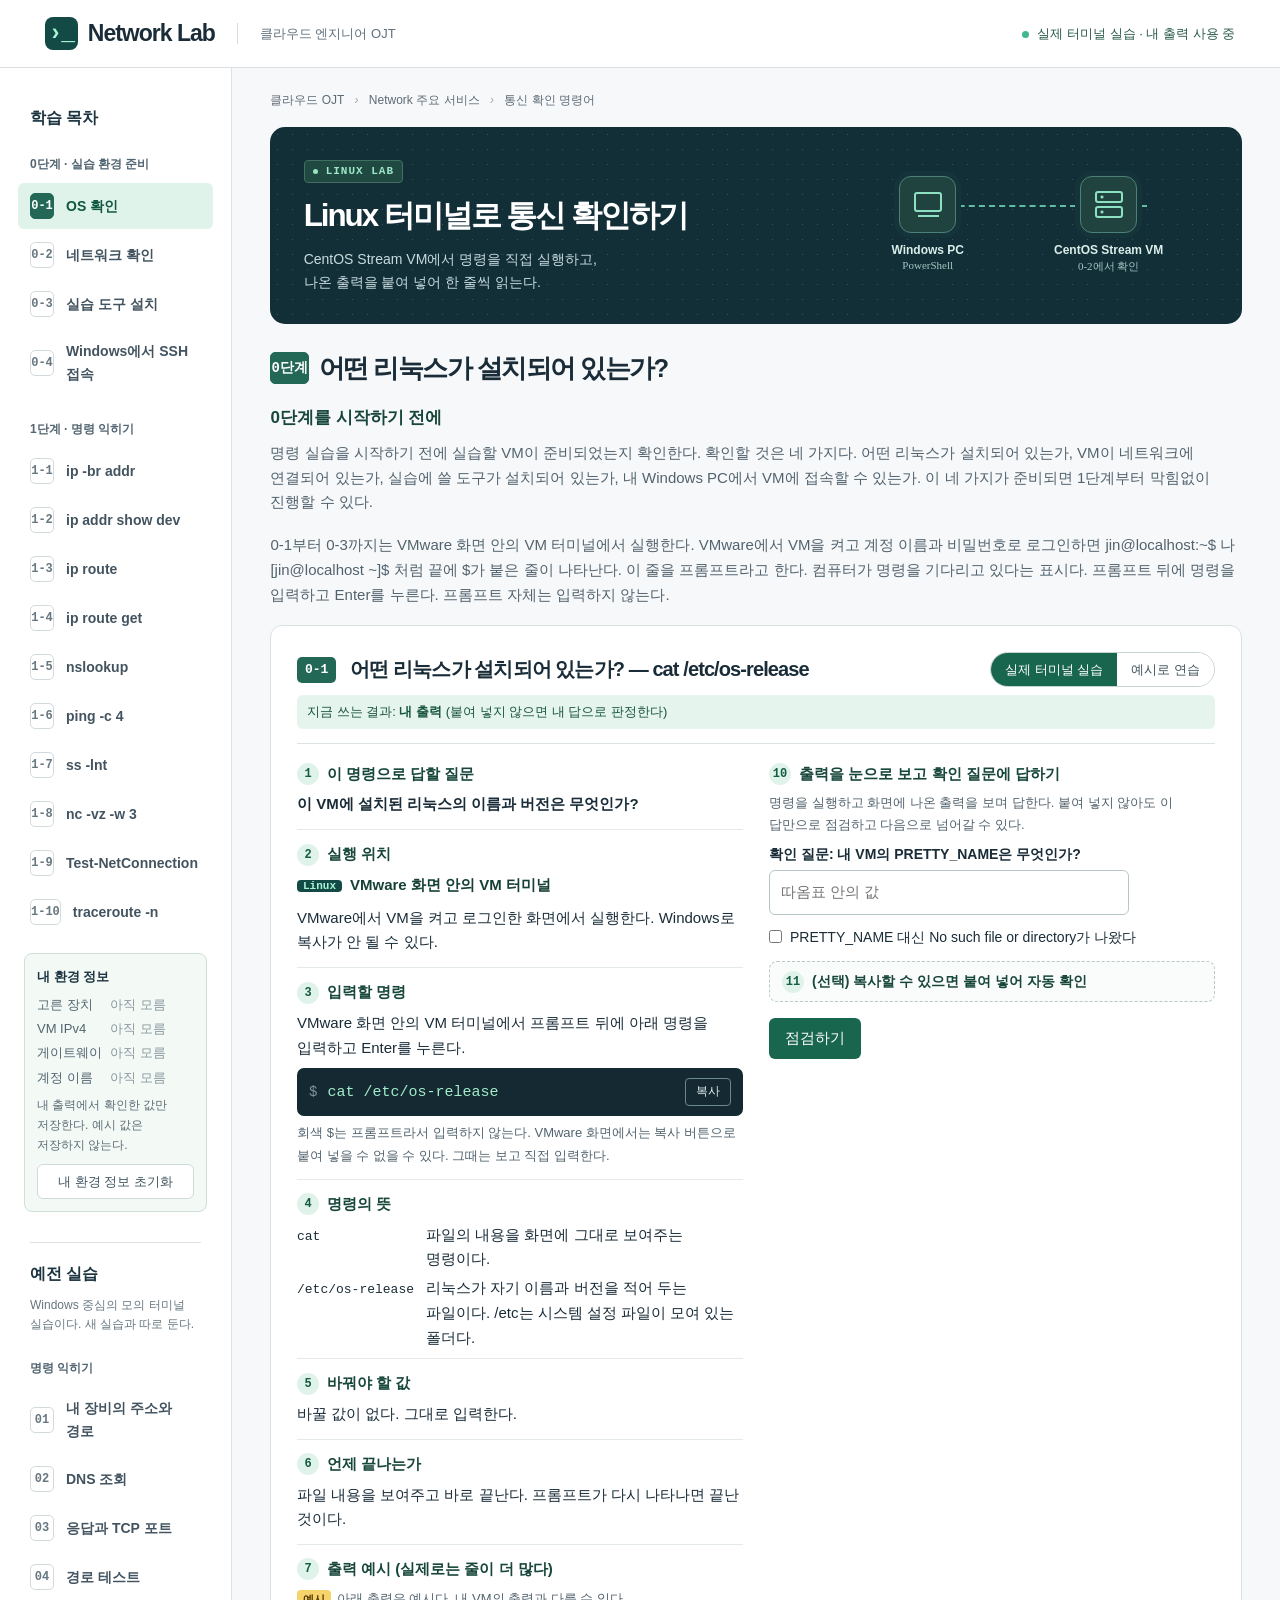
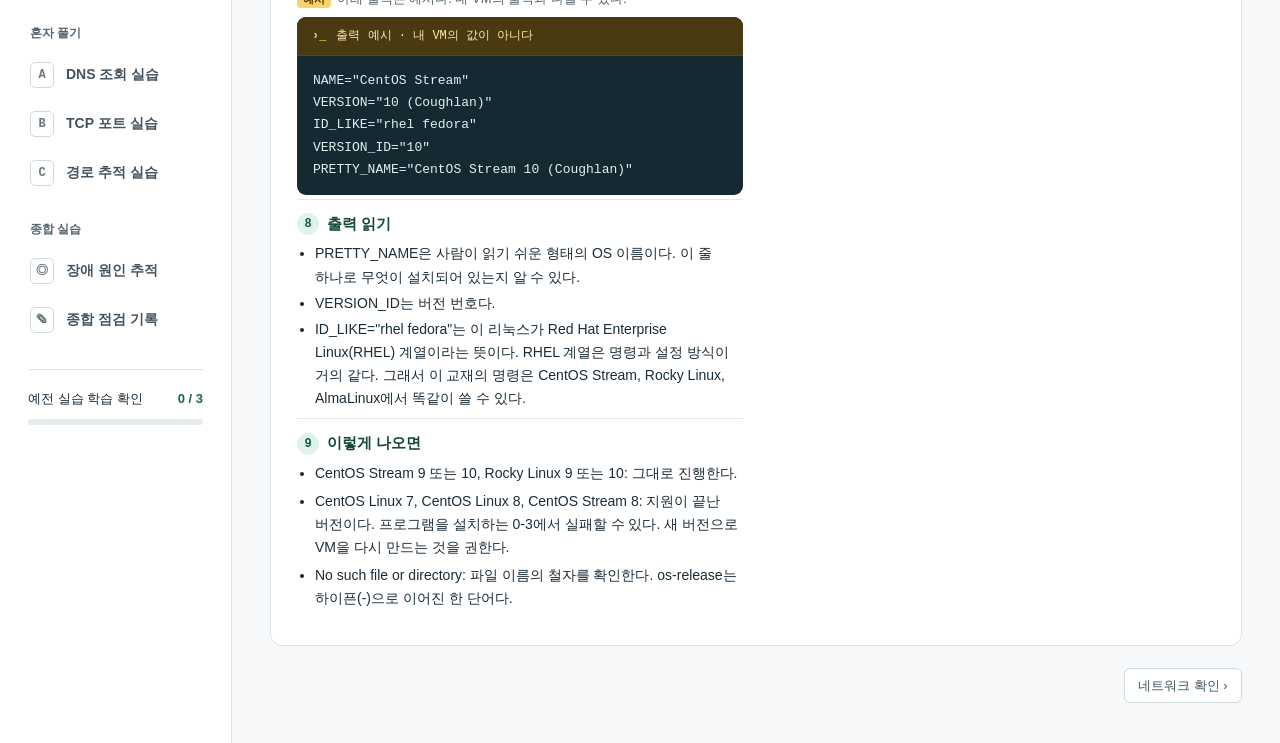
<file: index.html>
﻿<!doctype html>
<html lang="ko">
<head>
  <meta charset="utf-8">
  <meta name="viewport" content="width=device-width,initial-scale=1">
  <title>통신 확인 명령어 실습</title>
  <link rel="stylesheet" href="style.css">
  <script defer src="analyzer.js"></script>
  <script defer src="lab-lessons.js"></script>
  <script defer src="lab.js"></script>
  <script defer src="lessons.js"></script>
  <script defer src="practice.js"></script><script defer src="app.js"></script>
</head>
<body>
  <header><div class="brand"><b aria-hidden="true">›_</b> Network Lab</div><span class="course">클라우드 엔지니어 OJT</span><span class="mode" id="mode-label">실제 터미널 실습</span></header>
  <div class="layout">
    <aside>
      <div class="side-title">학습 목차</div>
      <nav id="lab-menu" aria-label="Linux 실습 목차"></nav>
      <div id="env-panel" class="env-panel" aria-live="polite"></div>
      <div class="side-title legacy-title">예전 실습</div>
      <p class="legacy-note">Windows 중심의 모의 터미널 실습이다. 새 실습과 따로 둔다.</p>
      <nav id="menu" aria-label="예전 실습 목차"></nav>
      <div class="progress"><span>예전 실습 학습 확인</span><b id="score">0 / 3</b><progress id="meter" max="3" value="0"></progress></div>
    </aside>
    <main>
      <div class="crumb">클라우드 OJT <i>›</i> Network 주요 서비스 <i>›</i> 통신 확인 명령어</div>
      <section class="hero lab-hero" id="lab-hero"><div class="hero-text"><span class="day">LINUX LAB</span><h1>Linux 터미널로 통신 확인하기</h1><p>CentOS Stream VM에서 명령을 직접 실행하고,<br>나온 출력을 붙여 넣어 한 줄씩 읽는다.</p></div>
        <div class="map" aria-label="실습 구성"><div><i class="device pc"></i><strong>Windows PC</strong><small>PowerShell</small></div><div><i class="device rack"></i><strong>CentOS Stream VM</strong><small id="hero-vm">0-2에서 확인</small></div></div>
      </section>
      <section class="hero" id="legacy-hero" hidden><div class="hero-text"><span class="day">DAY 09 · 예전 실습</span><h1>통신 확인 명령어 실습</h1><p>“웹 서버에 접속할 수 없다.”<br>내 PC에서 출발해 이름, 포트, 경로를 차례로 확인한다.</p></div>
        <div class="map" aria-label="모의 네트워크 구성"><div><i class="device pc"></i><strong>내 PC</strong><small>10.0.1.10</small></div><div><i class="device router"></i><strong>게이트웨이</strong><small>10.0.1.1</small></div><div><i class="device rack"></i><strong>웹 서버</strong><small>192.0.2.20</small></div></div>
      </section>
      <div id="lab-pages"></div>
      <div id="pages"></div>
      <div class="paging"><a id="prev"></a><a id="next"></a></div>
    </main>
  </div>
</body>
</html>
</file>
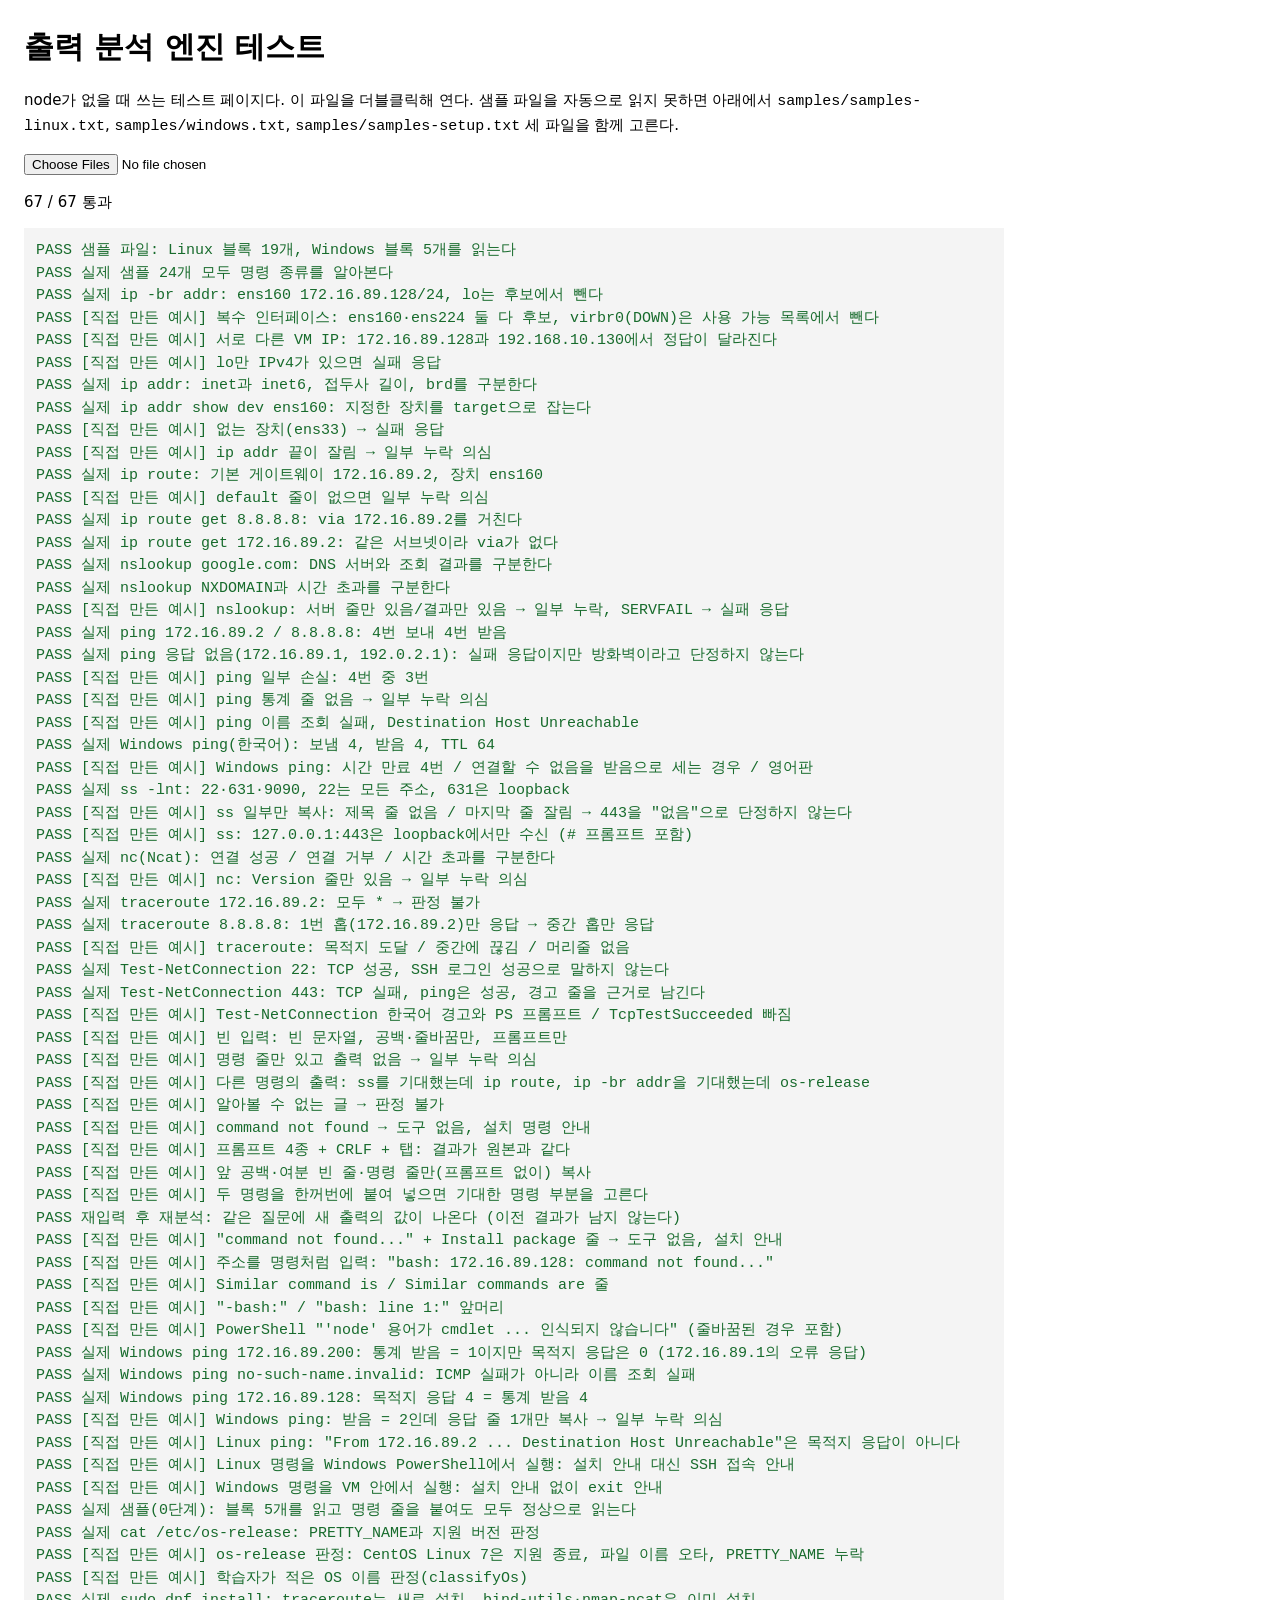
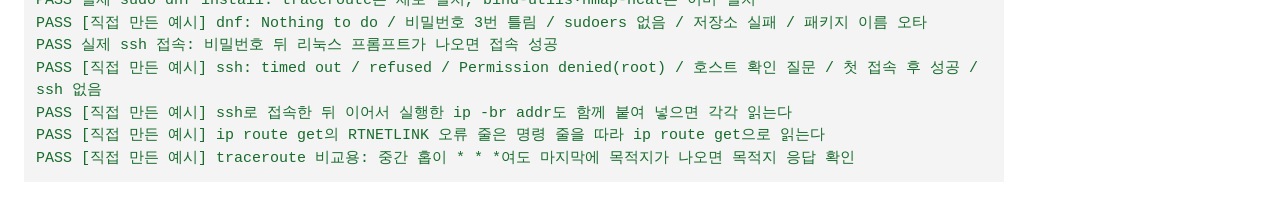
<file: test.html>
<!doctype html>
<html lang="ko">
<head>
  <meta charset="utf-8">
  <meta name="viewport" content="width=device-width,initial-scale=1">
  <title>출력 분석 엔진 테스트</title>
  <style>
    body { font: 15px/1.5 system-ui, sans-serif; margin: 24px; max-width: 980px; }
    pre { background: #f4f4f4; padding: 12px; white-space: pre-wrap; }
    .pass { color: #176b2c; } .fail { color: #b3261e; font-weight: 600; }
  </style>
  <script src="analyzer.js"></script>
  <script src="tests/cases.js"></script>
</head>
<body>
  <h1>출력 분석 엔진 테스트</h1>
  <p>node가 없을 때 쓰는 테스트 페이지다. 이 파일을 더블클릭해 연다. 샘플 파일을 자동으로 읽지 못하면 아래에서 <code>samples/samples-linux.txt</code>, <code>samples/windows.txt</code>, <code>samples/samples-setup.txt</code> 세 파일을 함께 고른다.</p>
  <p><input id="files" type="file" multiple accept=".txt"></p>
  <p id="summary">테스트 준비 중…</p>
  <pre id="out"></pre>
  <script>
  (function () {
    function show(texts) {
      var r = AnalyzerTests.runCases(NetAnalyzer, texts);
      var out = document.getElementById('out');
      out.innerHTML = '';
      r.results.forEach(function (x) {
        var line = document.createElement('div');
        line.className = x.ok ? 'pass' : 'fail';
        line.textContent = (x.ok ? 'PASS ' : 'FAIL ') + x.name + x.errors.map(function (e) { return '\n     - ' + e; }).join('');
        out.appendChild(line);
      });
      var s = r.passed + ' / ' + r.total + ' 통과';
      document.getElementById('summary').textContent = s;
      document.title = (r.failed ? 'FAIL ' : 'PASS ') + s;
    }
    function load(name, done) {
      var x = new XMLHttpRequest();
      x.open('GET', 'samples/' + name);
      x.overrideMimeType('text/plain; charset=utf-8');
      x.onload = function () { done(x.status === 0 || x.status === 200 ? x.responseText : null); };
      x.onerror = function () { done(null); };
      try { x.send(); } catch (e) { done(null); }
    }
    load('samples-linux.txt', function (linux) {
      load('windows.txt', function (win) {
        load('samples-setup.txt', function (setup) {
          if (linux && win && setup) show({ linux: linux, win: win, setup: setup });
          else document.getElementById('summary').textContent = '브라우저 보안 설정 때문에 샘플 파일을 자동으로 읽지 못했다. 위에서 세 샘플 파일을 함께 고른다.';
        });
      });
    });
    document.getElementById('files').addEventListener('change', function (e) {
      var files = Array.prototype.slice.call(e.target.files), texts = {}, left = files.length;
      files.forEach(function (f) {
        var fr = new FileReader();
        fr.onload = function () {
          if (/windows/i.test(f.name)) texts.win = fr.result; else if (/setup/i.test(f.name)) texts.setup = fr.result; else texts.linux = fr.result;
          if (--left === 0) {
            if (texts.linux && texts.win && texts.setup) show(texts);
            else document.getElementById('summary').textContent = '세 파일(samples-linux.txt, windows.txt, samples-setup.txt)을 함께 고른다.';
          }
        };
        fr.readAsText(f, 'utf-8');
      });
    });
  })();
  </script>
</body>
</html>
</file>
<file: style.css>
﻿*{box-sizing:border-box}html{scroll-behavior:smooth}body{margin:0;background:#f7f8fa;color:#192c38;font:15px/1.65 Inter,"Malgun Gothic",sans-serif;word-break:keep-all}header{height:68px;display:flex;align-items:center;gap:22px;padding:0 3.5vw;border-bottom:1px solid #dadfe4;background:white}.brand{font-size:23px;letter-spacing:-1px;font-weight:800;display:flex;align-items:center;gap:10px}.brand b{display:grid;place-items:center;font:700 23px Consolas,monospace;width:33px;height:33px;background:#134a46;color:#a9f3d6;border-radius:8px}.course{border-left:1px solid #d6dce0;padding-left:22px;color:#60707b;font-size:13px}.mode{margin-left:auto;color:#285949;font-size:13px}.mode:before,.day:before{content:"";display:inline-block;width:7px;height:7px;border-radius:50%;background:#40b78d;margin-right:8px}.layout{max-width:1550px;margin:auto;display:grid;grid-template-columns:232px minmax(0,1fr);min-height:calc(100vh - 68px)}aside{border-right:1px solid #dce2e5;background:#fff;padding:37px 18px}.side-title,.group{color:#526571;font-size:12px;font-weight:bold}.side-title{font-size:16px;margin:0 12px 24px;color:#1c3440}.group{margin:24px 12px 8px;display:block}.navlink{display:flex;align-items:center;gap:12px;padding:10px 12px;text-decoration:none;color:#435460;border-radius:6px;margin:3px 0;font-weight:600;font-size:14px}.navlink em,.section-no{font:600 12px/24px Consolas,monospace;text-align:center;min-width:24px;border:1px solid #d2dade;border-radius:5px;color:#677780;background:#fff}.navlink.active{background:#e0f3eb;color:#105740}.navlink.active em,.section-no{background:#236856;color:white;border-color:#236856}.navlink:hover{background:#eef5f2}.progress{border-top:1px solid #dce2e5;margin:26px 10px 0;padding-top:18px;font-size:13px}.progress b{float:right;color:#1a654d}progress{display:block;width:100%;height:6px;margin-top:10px;appearance:none;border:0;background:#e7edeb;border-radius:6px;overflow:hidden}progress::-webkit-progress-bar{background:#e7edeb}progress::-webkit-progress-value{background:#32a77c}main{padding:23px clamp(20px,3vw,50px) 42px;min-width:0}.crumb{color:#5b6b76;font-size:12px;margin-bottom:16px}.crumb i{padding:0 7px;color:#94a2aa}.hero{border-radius:15px;background-color:#122f38;background-image:radial-gradient(#39545b .8px,transparent .9px);background-size:15px 15px;color:white;padding:30px clamp(20px,2.6vw,44px);display:flex;align-items:center;justify-content:space-between;gap:16px}.day{display:inline-block;color:#9ce7c7;background:#204941;border:1px solid #417060;border-radius:4px;font:700 11px/21px Consolas,monospace;letter-spacing:1px;padding:0 8px}.day:before{width:5px;height:5px;background:#96e6c2}h1{font-size:clamp(26px,2.45vw,43px);letter-spacing:-.065em;line-height:1.25;margin:13px 0}.hero p{font-size:14px;color:#c8dcdf;margin:0}.map{display:flex;position:relative;justify-content:space-around;width: min(40%,380px);flex:none;padding:15px 0}.map:before{content:"";position:absolute;top:44px;left:17%;right:17%;border-top:2px dashed #60bfa2}.map>div{display:flex;flex-direction:column;align-items:center;position:relative}.map strong{font:600 12px/1.5 "Malgun Gothic",sans-serif;margin-top:8px;color:#dbefe9}.map small{font:11px Consolas;color:#a3c7c0}.device{width:57px;height:57px;border:1px solid #4d8077;border-radius:12px;background:#20433f;position:relative;box-shadow:0 0 0 5px #15343a}.device:before,.device:after{content:"";position:absolute;left:14px;border:2px solid #8de1c2}.pc:before{width:24px;height:16px;top:15px;border-radius:3px}.pc:after{top:38px;width:19px;left:18px;border-width:1px}.router:before{width:27px;height:9px;top:28px;left:12px;border-radius:3px}.router:after{width:17px;height:10px;top:18px;left:17px;border-width:0 2px}.rack:before,.rack:after{width:24px;height:8px;border-radius:3px;background:radial-gradient(circle at 5px 4px,#8de1c2 1px,transparent 2px)}.rack:before{top:14px}.rack:after{top:29px}
.page{margin-top:27px;scroll-margin-top:16px}.heading{display:flex;align-items:center;gap:10px}h2{font-size:clamp(22px,2vw,31px);letter-spacing:-.06em;line-height:1.35;margin:0}.section-no{font-size:14px;min-width:32px;line-height:30px}.intro{color:#52636e;margin:9px 0 18px}.tabs{display:flex;flex-wrap:wrap;gap:5px;margin-bottom:13px}button,select,input,textarea{font:inherit}button,.paging a,summary{cursor:pointer}.tabs button,.minor,.paging a{background:#fff;color:#3f555d;border:1px solid #d0dade;border-radius:6px;padding:6px 13px;font-size:13px}.tabs button[aria-pressed=true],.primary{background:#19664e;color:white;border-color:#19664e}.card{padding:clamp(17px,2vw,29px);background:white;border:1px solid #d9e1e2;border-radius:12px}.card h3{margin:0 0 5px;font-size:20px;letter-spacing:-.045em}.card p{margin:5px 0 14px}.where{color:#3b6358;font-size:13px;font-weight:bold}.grid{display:grid;grid-template-columns:minmax(0,1.15fr) minmax(0,1fr);gap:22px;margin-top:14px}.grid>*{min-width:0}.console{background:#142931;color:#e2efef;border-radius:9px;overflow:hidden;align-self:start}.bar{padding:10px 15px;background:#1e3740;color:#bdd2d4;font:12px/18px Consolas,"Malgun Gothic",monospace;border-bottom:1px solid #3b5056}.bar:before{content:"›_";margin-right:10px;color:#81dbc0;font-weight:bold}pre,code{font:13px/1.7 "IBM Plex Mono",Consolas,"Malgun Gothic",monospace}pre{white-space:pre-wrap;overflow-wrap:anywhere;margin:0}.console pre{padding:14px 16px}.cmd{display:flex;align-items:flex-start;padding:12px 15px;gap:8px;border-bottom:1px solid #30464e}.cmd code{flex:1;color:#a2eccb;overflow-wrap:anywhere}.copy{padding:2px 8px;border:1px solid #647d81;border-radius:4px;background:transparent;color:inherit;font-size:12px;white-space:nowrap}.read h4{margin:0 0 5px;color:#16664e;font-size:14px}.read p{font-size:14px}.read details,details.real{border-top:1px solid #dce4e3;padding-top:10px;margin-top:12px}summary{font-size:14px;font-weight:bold;color:#235e4d}details p{margin-top:8px!important}.real .cmd{background:#eff6f3;border:0;border-radius:6px}.real .cmd code{color:#174e3e}.paging{display:flex;justify-content:space-between;margin-top:16px;gap:12px}.paging a{text-decoration:none}.paging a:last-child{margin-left:auto}.labels{display:grid;gap:10px;margin:14px 0}label{display:block;font-weight:bold;font-size:14px}input,select,textarea{display:block;width:100%;padding:9px 11px;border:1px solid #b7c6c9;border-radius:6px;background:white;color:#203940;margin:4px 0 11px}textarea{resize:vertical;min-height:70px}.primary{border:0;border-radius:6px;padding:8px 16px;margin-right:8px}.feedback:not(:empty),.model{display:block;margin-top:14px;border-left:3px solid #2f946e;padding:11px 14px;background:#ebf6ef}.feedback[data-ok=false]:not(:empty){background:#fff4e3;border-color:#ac6f23}.model h4{margin:0}.evidence{display:grid;gap:10px}.report-form{margin-top:20px}[hidden]{display:none!important}:focus-visible{outline:3px solid #4498b6;outline-offset:3px}
@media(max-width:1050px){.layout{grid-template-columns:195px minmax(0,1fr)}aside{padding:30px 10px}.map{width:37%}.map small{font-size:9px}.grid{gap:14px}}@media(max-width:800px){.layout{display:block}aside{padding:10px 16px;border:0;border-bottom:1px solid #dce2e5}.side-title,.group,.progress{display:none}nav{display:flex;overflow:auto;gap:4px}.navlink{flex:none;padding:5px 9px;font-size:12px;gap:5px}.navlink em{font-size:10px;min-width:18px;line-height:18px}.course{display:none}.hero{padding:23px}.grid{grid-template-columns:1fr}.hero .map{width:38%}}@media(max-width:610px){main{padding:16px 14px 28px}.hero{display:block}.hero .map{width:100%;max-width:300px;margin:16px auto 0;padding-bottom:0}.map small{font-size:11px}.brand{font-size:20px}header{height:55px}.crumb{font-size:11px}.page{margin-top:20px}.cmd{flex-wrap:wrap}.card{padding:15px}}

/* Command lessons share the same prompt on desktop and mobile. */
.task-grid{grid-template-columns:minmax(0,.95fr) minmax(0,1.25fr);margin:0;align-items:start}
.question h3{margin-top:4px}.question details,.exercise>details,#clues details{border-top:1px solid #dce4e3;padding:8px 0}
.question ol{padding-left:22px}.question li{margin:5px 0}.example{padding:9px 13px;margin:10px 0;background:#eff7f4;border-radius:6px}
.example small,.example code{display:block}.example small{color:#49675a}.example code{color:#144d3e;overflow-wrap:anywhere}
.shell{min-width:0}.history{min-height:58px;max-height:320px;overflow:auto}.run{padding:12px 14px;border-bottom:1px solid #34505a}
.run code{color:#9deac7;overflow-wrap:anywhere}.run pre{padding:5px 0 0}.run p{color:#afc8cd;font-size:13px;margin:7px 0 0}.invalid pre{color:#ffd1a5}
.entry{display:flex;align-items:center;gap:8px;padding:10px 12px;background:#1a333a;border-top:1px solid #34505a}
.entry label{display:flex;align-items:center;gap:7px;flex:1;min-width:0;font:13px Consolas,monospace;color:#a0ebcf}
.entry input{min-width:0;margin:0;padding:7px 5px;font:14px Consolas,monospace;color:white;background:#142a30;border:1px solid #55756e}
.entry input::placeholder{color:#b1c6c4}.entry button{border:1px solid #66887c;border-radius:4px;background:#285247;color:#e6fff3;padding:6px 9px;font-size:13px}
.interpret,#diagnosis{border-top:1px solid #d8e2df;margin-top:20px;padding-top:7px}.interpret h4,#diagnosis h4{margin:9px 0}.actions{display:flex;gap:10px;margin:16px 0}
.modes{margin:8px 0}.modes button{border-radius:18px;padding:4px 13px}.comparison{margin:14px 0;padding:12px;background:white;border:1px solid #d9e1e2;border-radius:8px}
#compare{display:grid;grid-template-columns:repeat(auto-fit,minmax(min(240px,100%),1fr));gap:8px;margin-top:7px}.cmd.real{background:#eef5f2}.cmd.real code{color:#174e3e}
@media(max-width:800px){.task-grid{grid-template-columns:minmax(0,1fr)}}
.field-review,.field-key{margin:5px 0 14px;padding:12px 15px;background:#eff7f3;border-left:3px solid #358466;border-radius:4px;font-size:14px;overflow-wrap:anywhere}
.field-review[data-ok=false]{background:#fff5e8;border-color:#ad681c}.field-review dl{display:grid;grid-template-columns:max-content minmax(0,1fr);gap:2px 12px;margin:6px 0}.field-review dt{font-weight:600}.field-review dd{margin:0}
.quote{padding:7px 10px;margin:6px 0;border-radius:4px;background:#1e363e;color:#e3efec}.field-review p,.field-key p{margin:4px 0}.answer-field{margin-bottom:12px}
.report-item+.report-item{border-top:1px solid #bad3c8;padding-top:12px}.response-pair{display:grid;grid-template-columns:1fr 1fr;gap:10px;margin:8px 0}.response-pair>div{min-width:0;background:white;padding:10px;border-radius:5px}.response-pair p{white-space:pre-wrap;overflow-wrap:anywhere}
@media(max-width:650px){.response-pair{grid-template-columns:1fr}}

/* ===== 실제 터미널 실습 (lab.js) ===== */
.legacy-title{margin-top:30px!important;padding-top:18px;border-top:1px solid #dce2e5}.legacy-note{margin:-16px 12px 4px;font-size:12px;color:#66767f}
.env-panel{margin:18px 6px 0;padding:12px;border:1px solid #cfe0d8;border-radius:8px;background:#f3faf6;font-size:13px}
.env-title{font-weight:bold;color:#1c3440;margin-bottom:6px}.env-panel dl{display:grid;grid-template-columns:max-content minmax(0,1fr);gap:3px 8px;margin:0 0 8px}.env-panel dt{color:#52636e}.env-panel dd{margin:0;overflow-wrap:anywhere}
.env-panel .none{color:#8a979e}.env-note{font-size:12px;color:#5c6c75;margin:0 0 8px}.env-panel .minor{width:100%}
.lab-page{margin-top:27px}.lab-card{margin-bottom:22px}
.lab-card-head{display:flex;flex-wrap:wrap;align-items:center;gap:8px 14px;padding-bottom:14px;border-bottom:1px solid #dce4e3}
.lab-card-head h3{margin:0;flex:1 1 300px}.card-no{font:700 13px/26px Consolas,monospace;background:#236856;color:#fff;border-radius:5px;padding:0 8px}
.mode-switch{display:flex;border:1px solid #c6d4d0;border-radius:20px;overflow:hidden}.mode-switch button{border:0;background:#fff;color:#3f555d;padding:6px 14px;font-size:13px}
.mode-switch button[aria-pressed=true]{background:#19664e;color:#fff}
.source{flex-basis:100%;margin:0!important;font-size:13px;padding:6px 10px;border-radius:6px}.source.real{background:#e6f4ee;color:#18563f}.source.example{background:#fff3dc;color:#7a4b0c}
.lab-grid{display:grid;grid-template-columns:minmax(0,1fr) minmax(0,1fr);gap:26px;margin-top:6px;align-items:start}
.lab-step{border-top:1px solid #e3eae8;padding:12px 0 4px}.lab-guide .lab-step:first-child,.lab-work>.lab-step:first-child{border-top:0}
.lab-step h4{display:flex;align-items:center;gap:8px;margin:0 0 6px;font-size:15px;color:#17463a}.lab-step h4 b{display:inline-grid;place-items:center;min-width:22px;height:22px;border-radius:50%;background:#e0f3eb;color:#145c44;font:700 12px Consolas,monospace}
.lab-step p{margin:4px 0 8px}.ask{font-weight:600}.small{font-size:13px;color:#52636e}
.place{font-weight:bold;color:#163f35}.place span{font:700 11px/18px Consolas,monospace;background:#134a46;color:#a9f3d6;border-radius:4px;padding:0 6px;margin-right:8px;vertical-align:1px}
.cmdline{display:flex;align-items:center;gap:10px;background:#142931;border-radius:7px;padding:10px 12px;margin:6px 0}.cmdline .prompt{color:#7f969b;font:14px Consolas,monospace;user-select:none}
.cmdline code{flex:1;color:#a2eccb;font-size:15px;overflow-wrap:anywhere}.cmdline mark{background:#f6d36b;color:#2b2100;border-radius:3px;padding:0 3px}
.lab-copy{border:1px solid #6c8a8a;background:transparent;color:#e2efef;border-radius:4px;padding:3px 10px;font-size:12px;white-space:nowrap}
.parts{display:grid;grid-template-columns:max-content minmax(0,1fr);gap:4px 12px;margin:4px 0}.parts dd{margin:0}
.copy-range{padding-left:18px;margin:4px 0}.copy-range li{margin:4px 0}
.dev-edit{display:flex;align-items:center;gap:8px;margin-top:8px}.dev-edit label{white-space:nowrap}.dev-edit input{margin:0;max-width:160px;font-family:Consolas,monospace}
.paste{font:13px/1.6 Consolas,"Malgun Gothic",monospace;min-height:170px;background:#fbfdfc}.stale-note{background:#fff3dc;border-left:3px solid #c48a2a;padding:6px 10px;font-size:13px}
.ex-tag{display:inline-block;font:700 11px/18px "Malgun Gothic",sans-serif;background:#f6d36b;color:#4d3400;border-radius:4px;padding:0 6px;margin-right:6px}
.ex-console .bar{background:#4a3a12;color:#ffe7a8}.ex-console .bar:before{color:#ffd56b}
.chip{display:inline-block;font-size:13px;font-weight:bold;border-radius:12px;padding:1px 10px}.chip.ok{background:#dcf2e6;color:#145c44}.chip.fail{background:#fde4dd;color:#9a2c13}.chip.warn{background:#fff0cc;color:#7a4b0c}
.redo{background:#fff8ea;border-left:3px solid #c48a2a;padding:8px 12px;border-radius:4px}.no-wrong{font-size:13px;color:#7a4b0c;font-weight:600}
.guide,.notes{padding-left:18px;margin:4px 0}.guide li,.notes li{margin:3px 0;font-size:14px}
.answers .q label{margin-bottom:2px}.answers .q input,.answers .q select{max-width:360px}
.verdict{margin:8px 0;padding:10px 14px;border-left:3px solid #358466;background:#eff7f3;border-radius:4px;font-size:14px}.verdict.wrong{border-color:#b3261e;background:#fdecea}.verdict.blank{border-color:#8a979e;background:#f2f4f5}.verdict.skip{border-color:#c48a2a;background:#fff8ea}
.verdict .vq{margin:0 0 2px;color:#52636e;font-size:13px}.verdict dl{display:grid;grid-template-columns:max-content minmax(0,1fr);gap:2px 12px;margin:6px 0}.verdict dt{font-weight:600}.verdict dd{margin:0;overflow-wrap:anywhere}.ev-title{font-weight:600;margin:6px 0 0!important}
.grade-sum{font-weight:600}.grade-sum[data-all=true]{color:#145c44}
.picks{display:grid;gap:6px;margin:8px 0}.pick{font-weight:normal;display:flex;align-items:center;gap:6px}.pick input{width:auto;margin:0}.picked{font-weight:600}
.next-link{font-weight:bold;color:#19664e}
@media(max-width:1000px){.lab-grid{grid-template-columns:minmax(0,1fr)}}
@media(max-width:800px){.env-panel,.legacy-note{display:none}#lab-menu{display:flex;overflow:auto;gap:4px}}
/* ===== 0단계 · 실습 환경 준비 (lab.js setup 카드) ===== */
.intro-title{margin:18px 0 4px;font-size:17px;color:#17463a}
.setup-steps{padding-left:20px;margin:4px 0}.setup-steps li{margin:5px 0}
.read-lines{margin:4px 0}.read-lines dt{margin-top:6px}.read-lines dt code{overflow-wrap:anywhere}.read-lines dd{margin:2px 0 0 14px;font-size:14px}
.fixes{padding-left:18px;margin:4px 0}.fixes li{margin:5px 0;font-size:14px}
.q-check label{display:flex;align-items:flex-start;gap:8px;font-weight:normal}.q-check input{width:auto;margin:4px 0 0}
details.optional{border:1px dashed #b8c9c4;border-radius:8px;padding:8px 12px;margin:12px 0;background:#fafcfb}
details.optional summary{cursor:pointer;font-weight:600;color:#17463a;display:flex;align-items:center;gap:8px}
details.optional summary b{display:inline-grid;place-items:center;min-width:22px;height:22px;border-radius:50%;background:#e0f3eb;color:#145c44;font:700 12px Consolas,monospace}
.ready-box{padding:10px 14px;border-radius:6px;border-left:4px solid #358466;background:#eff7f3}.ready-box.problem{border-color:#b3261e;background:#fdecea}.ready-box.unknown{border-color:#c48a2a;background:#fff8ea}
.ready-box .chip{font-size:15px;padding:2px 12px}
.fix-box{margin:8px 0;padding:8px 12px;background:#fff;border:1px solid #e3d2b0;border-radius:6px}.fix-box p{margin:4px 0 0}
.connect code{background:#eef4f2;padding:1px 6px;border-radius:4px}
/* ===== 1단계 나머지 명령 (여러 명령 카드, 실패 응답 읽기) ===== */
.cmd-label{margin:10px 0 2px!important;font-size:14px}.cmd-label b{color:#17463a}
.result-box{padding:8px 12px;border-radius:6px;border-left:3px solid #358466;background:#eff7f3;margin:6px 0}.result-box.warn{border-color:#c48a2a;background:#fff8ea}
.result-box p{margin:4px 0}.inside-note{font-weight:600;color:#7a4b0c}
</file>
